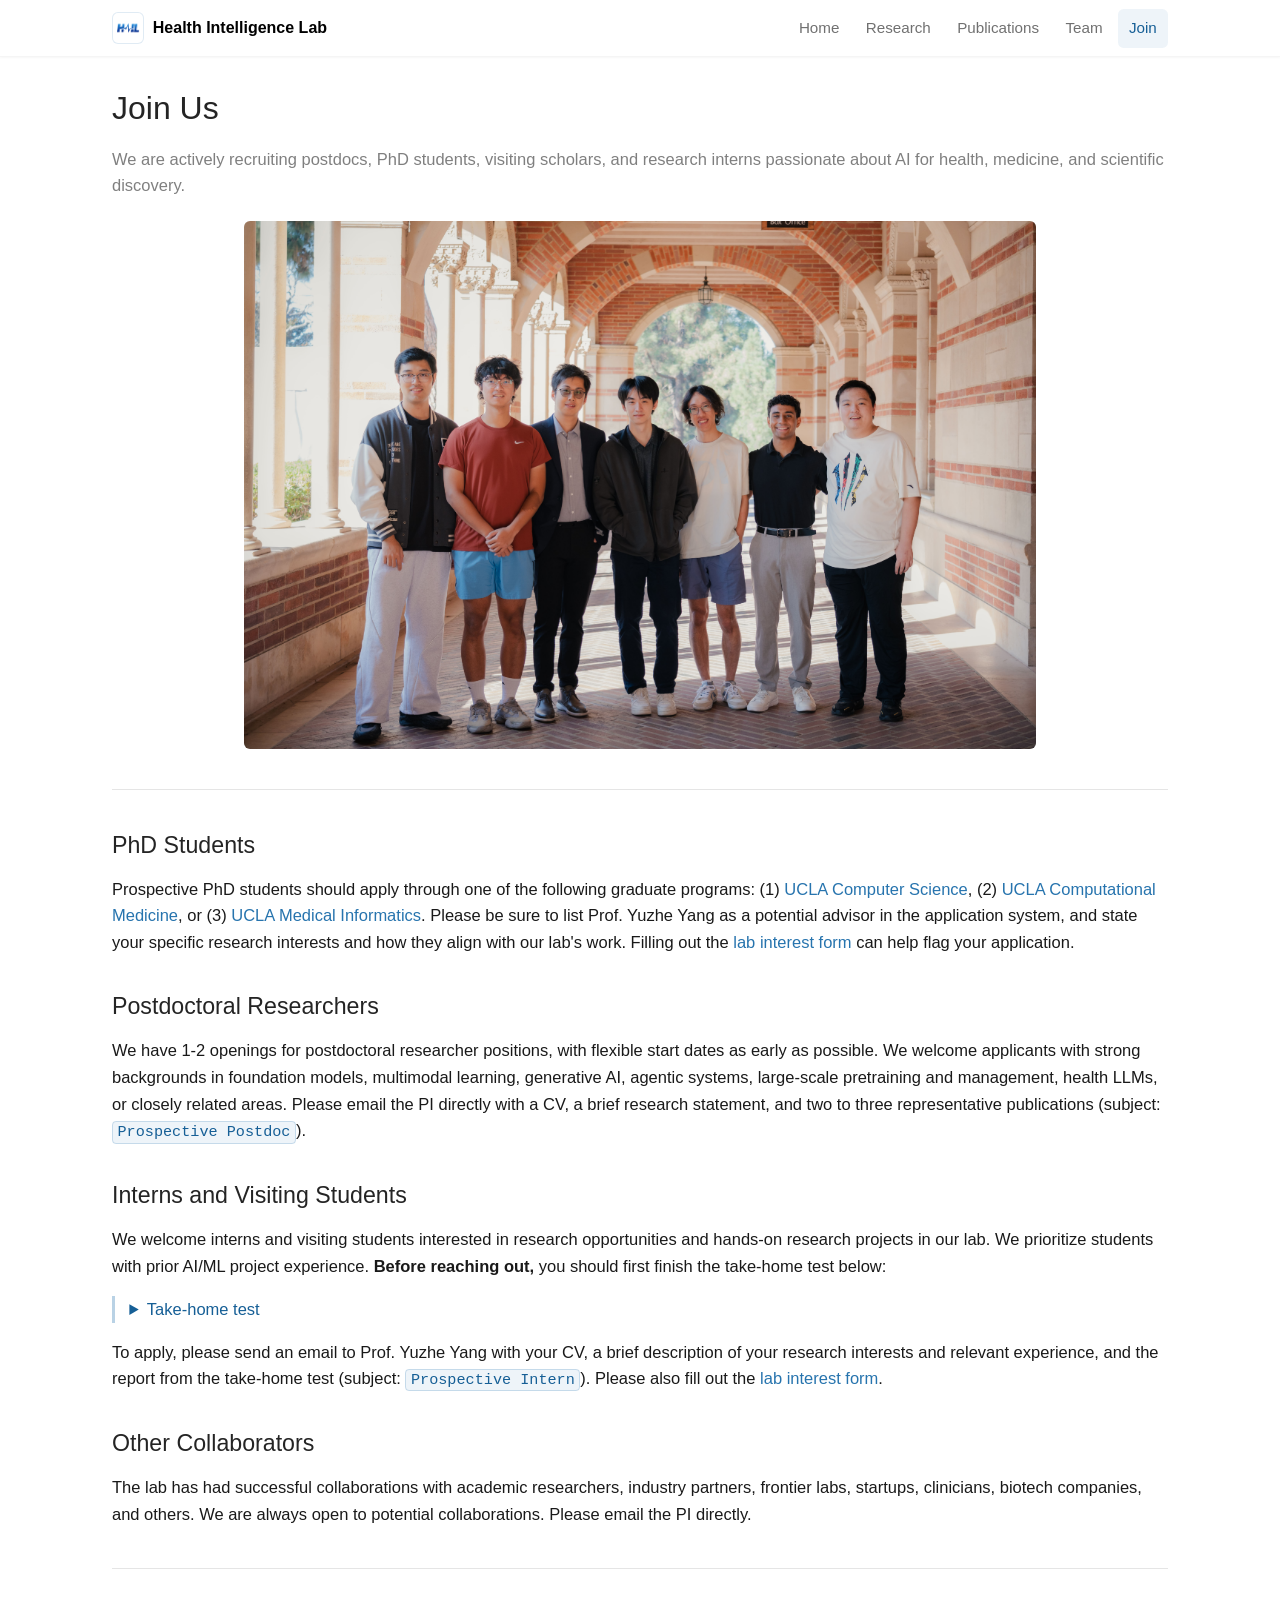
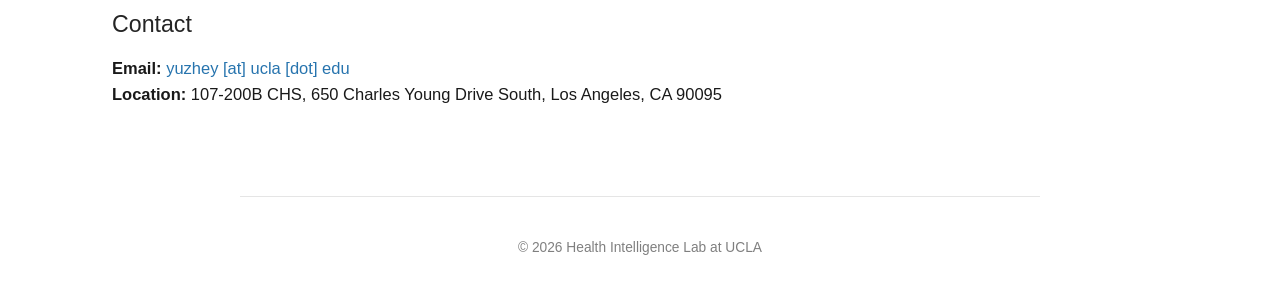
<file: join.html>
<!DOCTYPE html>
<html lang="en">
<head>
  <meta charset="UTF-8">
  <meta name="viewport" content="width=device-width, initial-scale=1.0">
  <title>Join - Health Intelligence Lab</title>
  <meta name="description" content="Health Intelligence Lab at UCLA advances scalable, multisensory, and generative AI for healthcare, medicine, and scientific discovery.">
  <link rel="icon" type="image/png" sizes="512x512" href="assets/img/favicon.png">
  <link rel="icon" type="image/png" sizes="192x192" href="assets/img/favicon-192.png">
  <link rel="apple-touch-icon" sizes="180x180" href="assets/img/apple-touch-icon.png">
  <meta property="og:type" content="website">
  <meta property="og:title" content="Health Intelligence Lab - UCLA">
  <meta property="og:description" content="Advancing scalable, multisensory, and generative AI for healthcare, medicine, and scientific discovery.">
  <meta property="og:url" content="https://yang-ai-lab.github.io/">
  <meta property="og:image" content="https://yang-ai-lab.github.io/assets/img/banner-social.jpg">
  <meta property="og:image:secure_url" content="https://yang-ai-lab.github.io/assets/img/banner-social.jpg">
  <meta property="og:image:width" content="2400">
  <meta property="og:image:height" content="1260">
  <meta name="twitter:card" content="summary_large_image">
  <meta name="twitter:title" content="Health Intelligence Lab - UCLA">
  <meta name="twitter:description" content="Advancing scalable, multisensory, and generative AI for healthcare, medicine, and scientific discovery.">
  <meta name="twitter:image" content="https://yang-ai-lab.github.io/assets/img/banner-social.jpg">
  <link rel="stylesheet" href="assets/css/styles.css">
</head>
<body>
  <div class="fixed-nav">
    <div class="navbar-wrapper">
      <div class="navbar-inner">
        <a href="index.html" class="brand">
          <img src="assets/img/logos/hail-gradient-blue.png" alt="" aria-hidden="true">
          <span>Health Intelligence Lab</span>
        </a>
        <button class="mobile-menu" data-menu-toggle aria-label="Toggle navigation">Menu</button>
        <nav class="nav-links">
          <a href="index.html">Home</a>
          <a href="research.html">Research</a>
          <a href="publications.html">Publications</a>
          <a href="team.html">Team</a>
          <a class="active" href="join.html">Join</a>
        </nav>
      </div>
    </div>
  </div>

  <main>
    <div class="content-wrapper">
      <h1>Join Us</h1>
      <p class="page-kicker">
        We are actively recruiting postdocs, PhD students, visiting scholars, and research interns
        passionate about AI for health, medicine, and scientific discovery.
      </p>

      <img class="join-banner" src="assets/img/banner.jpg" alt="Health Intelligence Lab banner">

      <hr class="section-divider">

      <section class="join-section">
        <h2>PhD Students</h2>
        <p>
          Prospective PhD students should apply through one of the following graduate programs:
          (1) <a href="https://www.cs.ucla.edu/graduate-admissions/" target="_blank" rel="noopener">UCLA Computer Science</a>,
          (2) <a href="https://compmed.ucla.edu/phd/admissions" target="_blank" rel="noopener">UCLA Computational Medicine</a>,
          or (3) <a href="https://medicalinformatics.ucla.edu/student/admissions/" target="_blank" rel="noopener">UCLA Medical Informatics</a>.
          Please be sure to list Prof. Yuzhe Yang as a potential advisor in the application system,
          and state your specific research interests and how they align with our lab's work. Filling out the
          <a href="https://forms.gle/3GLMc9mkHeZaHzAv8" target="_blank" rel="noopener">lab interest form</a>
          can help flag your application.
        </p>
      </section>

      <section class="join-section">
        <h2>Postdoctoral Researchers</h2>
        <p>
          We have 1-2 openings for postdoctoral researcher positions, with flexible start dates as early as possible. We welcome applicants with
          strong backgrounds in foundation models, multimodal learning, generative AI, agentic systems,
          large-scale pretraining and management, health LLMs, or closely related areas. Please email the PI directly with
          a CV, a brief research statement, and two to three representative publications
          (subject: <span class="email-subject">Prospective Postdoc</span>).
        </p>
      </section>

      <section class="join-section">
        <h2>Interns and Visiting Students</h2>
        <p>
          We welcome interns and visiting students interested in research opportunities and hands-on
          research projects in our lab. We prioritize students with prior AI/ML project experience.
          <strong>Before reaching out,</strong> you should first finish the take-home test below:
        </p>
        <details class="take-home-test">
          <summary>Take-home test</summary>
          <p>
            Please read the <a href="http://dir.csail.mit.edu/" target="_blank" rel="noopener">Deep Imbalanced Regression (DIR)</a>
            paper first. In this take-home test, try to adapt the
            <a href="https://dir.csail.mit.edu/" target="_blank" rel="noopener">DIR code</a>
            to the <a href="https://cs.valdosta.edu/~rpmihail/skyfinder/" target="_blank" rel="noopener">SkyFinder dataset</a>
            for temperature prediction and see what results you can get. Think of this as an open-ended
            problem: you can formulate your own task, process the dataset in any way you want, and run the experiments.
          </p>
          <p>
            You are expected to write a small report based on your findings, lessons learned, and how one
            could improve upon it. Feel free to share anything related to code, experiments, and analysis.
          </p>
        </details>
        <p>
          To apply, please send an email to Prof. Yuzhe Yang with your CV, a brief description of your
          research interests and relevant experience, and the report from the take-home test
          (subject: <span class="email-subject">Prospective Intern</span>). Please also fill out the
          <a href="https://forms.gle/3GLMc9mkHeZaHzAv8" target="_blank" rel="noopener">lab interest form</a>.
        </p>
      </section>

      <section class="join-section">
        <h2>Other Collaborators</h2>
        <p>
          The lab has had successful collaborations with academic researchers, industry partners,
          frontier labs, startups, clinicians, biotech companies, and others. We are always open
          to potential collaborations. Please email the PI directly.
        </p>
      </section>

      <hr class="section-divider">

      <section class="join-section">
        <h2>Contact</h2>
        <p>
          <strong>Email:</strong> <span class="contact-email">yuzhey [at] ucla [dot] edu</span><br>
          <strong>Location:</strong> 107-200B CHS, 650 Charles Young Drive South, Los Angeles, CA 90095
        </p>
      </section>
    </div>
  </main>

  <footer>
    <hr class="dashed">
    <p class="copyright">&copy; 2026 Health Intelligence Lab at UCLA</p>
  </footer>

  <script src="assets/js/main.js"></script>
</body>
</html>
</file>
<file: assets/css/styles.css>
@font-face {
  font-family: "Roboto Local";
  font-style: normal;
  font-weight: 100;
  src: url("../fonts/roboto-v30-latin-100.woff2") format("woff2");
}

@font-face {
  font-family: "Roboto Local";
  font-style: normal;
  font-weight: 300;
  src: url("../fonts/roboto-v30-latin-300.woff2") format("woff2");
}

@font-face {
  font-family: "Roboto Local";
  font-style: normal;
  font-weight: 400;
  src: url("../fonts/roboto-v30-latin-regular.woff2") format("woff2");
}

@font-face {
  font-family: "Roboto Local";
  font-style: normal;
  font-weight: 500;
  src: url("../fonts/roboto-v30-latin-500.woff2") format("woff2");
}

@font-face {
  font-family: "Roboto Local";
  font-style: normal;
  font-weight: 700;
  src: url("../fonts/roboto-v30-latin-700.woff2") format("woff2");
}

@font-face {
  font-family: "Open Sans Local";
  font-style: normal;
  font-weight: 400;
  src: url("../fonts/open-sans-v35-latin-regular.woff2") format("woff2");
}

@font-face {
  font-family: "Open Sans Local";
  font-style: normal;
  font-weight: 600;
  src: url("../fonts/open-sans-v35-latin-600.woff2") format("woff2");
}

@font-face {
  font-family: "Open Sans Local";
  font-style: normal;
  font-weight: 700;
  src: url("../fonts/open-sans-v35-latin-700.woff2") format("woff2");
}

:root {
  --hue: 246deg;
  --page-width: 68rem;
  --page-bg: #fff;
  --paper: #fff;
  --ink: rgba(0, 0, 0, .9);
  --muted: rgba(0, 0, 0, .5);
  --faint: rgba(0, 0, 0, .1);
  --ucla-blue: #2774ae;
  --ucla-blue-dark: #165f96;
  --ucla-gold: #ffd100;
  --blue: var(--ucla-blue);
  --red: #b42318;
  --nav-bg: rgba(255, 255, 255, .9);
  --shadow: 0 16px 38px rgba(22, 95, 150, .12);
  --body-font: Helvetica, "Helvetica Neue", Arial, sans-serif;
}

* {
  box-sizing: border-box;
}

html,
body {
  margin: 0;
  overflow-x: hidden;
  padding: 0;
}

html {
  scroll-behavior: smooth;
}

body {
  background: var(--page-bg);
  color: var(--ink);
  font-family: var(--body-font);
  font-size: 16.5px;
  font-weight: 300;
  line-height: 1.62;
  -webkit-font-smoothing: antialiased;
}

a {
  color: var(--blue);
  text-decoration: none;
  transition: color .15s ease;
}

a:hover {
  color: var(--red);
}

img {
  display: block;
  max-width: 100%;
}

h1,
h2,
h3 {
  color: rgba(0, 0, 0, .86);
  line-height: 1.3;
  font-weight: 500;
}

h1 {
  font-size: 2rem;
  margin: 0 0 1rem;
}

h2 {
  font-size: 1.45rem;
  margin: 2.2rem 0 1rem;
}

h3 {
  font-size: 1.05rem;
  margin: 0 0 .4rem;
}

p {
  margin: 0 0 1rem;
}

.fixed-nav {
  left: 0;
  position: fixed;
  right: 0;
  top: 0;
  z-index: 20;
}

.navbar-wrapper {
  backdrop-filter: blur(10px) saturate(145%);
  -webkit-backdrop-filter: blur(10px) saturate(145%);
  background: var(--nav-bg);
  border-bottom: 1px solid rgba(0, 0, 0, .04);
  box-shadow: 0 1px 2px rgba(0, 0, 0, .035);
}

.navbar-inner {
  align-items: center;
  display: flex;
  height: 3.5rem;
  justify-content: space-between;
  margin: 0 auto;
  max-width: var(--page-width);
  padding: 0 1rem;
}

.brand {
  align-items: center;
  color: #000;
  display: inline-flex;
  font-size: 1rem;
  font-weight: 600;
  gap: .55rem;
  min-width: 0;
}

.brand:hover {
  color: #000;
}

.brand img {
  background: #fff;
  border: 1px solid rgba(39, 116, 174, .14);
  border-radius: 6px;
  height: 2rem;
  object-fit: contain;
  padding: .18rem;
  width: 2rem;
}

.nav-links {
  display: flex;
  gap: .25rem;
}

.nav-links a {
  border-radius: .35rem;
  color: rgba(0, 0, 0, .56);
  font-size: .95rem;
  font-weight: 400;
  padding: .45rem .7rem;
}

.nav-links a:hover,
.nav-links a.active {
  background: rgba(39, 116, 174, .08);
  color: var(--ucla-blue-dark);
}

.mobile-menu {
  background: transparent;
  border: 0;
  color: rgba(0, 0, 0, .75);
  cursor: pointer;
  display: none;
  font: inherit;
  padding: .45rem .6rem;
}

main {
  padding-top: 3.5rem;
}

.content-wrapper {
  animation: fade-in-up .45s both;
  margin: 0 auto;
  max-width: var(--page-width);
  padding: 2rem 1rem 1rem;
}

@keyframes fade-in-up {
  from {
    opacity: 0;
    transform: translateY(10px);
  }

  to {
    opacity: 1;
    transform: none;
  }
}

.section-divider {
  border: 0;
  border-top: 1px solid rgba(0, 0, 0, .1);
  margin: 2.5rem 0;
}

.hero {
  display: grid;
  gap: 2rem;
  grid-template-columns: minmax(0, 1.05fr) minmax(280px, .95fr);
  margin-bottom: 2rem;
}

.hero-copy {
  align-self: center;
}

.eyebrow {
  color: var(--muted);
  font-size: .88rem;
  margin-bottom: .5rem;
}

.hero-copy h1 {
  font-size: 2.25rem;
  margin-bottom: .85rem;
}

.hero-copy p {
  color: rgba(0, 0, 0, .74);
}

.hero-actions {
  display: flex;
  flex-wrap: wrap;
  gap: .8rem;
  margin-top: 1.25rem;
}

.text-link {
  background: #fff;
  border: 1px solid rgba(39, 116, 174, .22);
  border-radius: 999px;
  color: var(--ucla-blue-dark);
  display: inline-flex;
  font-size: .95rem;
  font-weight: 500;
  justify-content: center;
  padding: .38rem 1.05rem;
  transition: background-color .2s ease, border-color .2s ease, color .2s ease;
}

.text-link:hover {
  background: rgba(39, 116, 174, .06);
  border-color: rgba(39, 116, 174, .38);
  color: var(--ucla-blue);
}

.teaser {
  background: var(--paper);
  border: 1px solid var(--faint);
  border-radius: 6px;
  box-shadow: var(--shadow);
  overflow: hidden;
}

.teaser-frame {
  aspect-ratio: 16 / 10;
  background: #f3f4f6;
  position: relative;
}

.teaser-slide {
  inset: 0;
  opacity: 0;
  position: absolute;
  transition: opacity .45s ease;
}

.teaser-slide.active {
  opacity: 1;
}

.teaser-slide img {
  height: 100%;
  object-fit: cover;
  width: 100%;
}

.teaser-caption {
  display: flex;
  gap: 1rem;
  justify-content: space-between;
  padding: .9rem 1rem;
}

.teaser-title {
  color: var(--blue);
  font-weight: 700;
  margin: 0;
}

.teaser-meta {
  color: var(--muted);
  font-size: .84rem;
  margin: .15rem 0 0;
}

.teaser-controls {
  align-items: center;
  display: flex;
  gap: .4rem;
}

.icon-btn {
  align-items: center;
  background: #f6f7f9;
  border: 1px solid rgba(0, 0, 0, .08);
  border-radius: 5px;
  color: rgba(0, 0, 0, .72);
  cursor: pointer;
  display: inline-flex;
  height: 2rem;
  justify-content: center;
  width: 2rem;
}

.icon-btn:hover {
  border-color: rgba(220, 38, 38, .28);
  color: var(--red);
}

.vision-grid {
  display: grid;
  gap: 1.4rem;
  grid-template-columns: minmax(0, .95fr) minmax(0, 1.05fr);
}

.theme-list {
  display: grid;
  gap: .75rem;
  grid-template-columns: 1fr;
  margin: .3rem 0 0;
}

.theme-item {
  border-left: 3px solid rgba(29, 78, 216, .38);
  padding: .15rem 0 .2rem .9rem;
}

.theme-item strong {
  display: block;
}

.theme-item span {
  color: rgba(0, 0, 0, .68);
}

.news-section ul {
  list-style: none;
  margin: 0;
  padding-left: 0;
}

.news-section li {
  line-height: 1.52;
  margin-bottom: .32rem;
  padding-left: 6.8rem;
  position: relative;
}

.news-section li.is-hidden {
  display: none;
}

.news-section li > strong:first-child {
  color: rgba(0, 0, 0, .3);
  font-weight: 400;
  left: 0;
  position: absolute;
  text-align: right;
  width: 5.2rem;
}

.show-more-button {
  appearance: none;
  background: #fff;
  border: 1px solid rgba(39, 116, 174, .22);
  border-radius: 999px;
  color: var(--ucla-blue-dark);
  cursor: pointer;
  display: flex;
  font: inherit;
  font-size: .95rem;
  font-weight: 500;
  justify-content: center;
  margin: .85rem auto 0;
  padding: .38rem 1.05rem;
  transition: background-color .2s ease, border-color .2s ease, color .2s ease;
}

.show-more-button:hover {
  background: rgba(39, 116, 174, .06);
  border-color: rgba(39, 116, 174, .38);
  color: var(--ucla-blue);
}

.show-more-button[hidden] {
  display: none;
}

.highlights-grid,
.research-grid {
  display: grid;
  gap: 1.2rem;
  grid-template-columns: repeat(3, minmax(0, 1fr));
}

.highlight-card,
.research-card {
  background: var(--paper);
  border: 1px solid var(--faint);
  border-radius: 6px;
  color: inherit;
  display: block;
  overflow: hidden;
  transition: box-shadow .2s ease, transform .2s ease;
}

.highlight-card:hover,
.research-card:hover {
  box-shadow: var(--shadow);
  color: inherit;
  transform: translateY(-2px);
}

.highlight-thumb,
.research-thumb {
  aspect-ratio: 16 / 9;
  background: #f3f4f6;
  overflow: hidden;
}

.highlight-thumb img,
.research-thumb img {
  height: 100%;
  object-fit: cover;
  width: 100%;
}

.highlight-body,
.research-body {
  padding: .9rem 1rem 1rem;
}

.highlight-body h3,
.research-body h3 {
  color: var(--blue);
  font-size: 1rem;
  font-weight: 700;
}

.highlight-card:hover h3,
.research-card:hover h3 {
  color: var(--red);
}

.venue,
.card-note {
  color: var(--muted);
  font-size: .86rem;
  margin: 0;
}

.page-kicker {
  color: var(--muted);
  max-width: none;
}

.research-overview-grid {
  display: grid;
  gap: 1.5rem 1.6rem;
  grid-template-columns: repeat(2, minmax(0, 1fr));
}

.overview-card {
  border-left: 4px solid rgba(39, 116, 174, .42);
  padding: .12rem 0 .2rem 1rem;
}

.overview-card h3 {
  font-size: 1.04rem;
  font-weight: 700;
  line-height: 1.3;
  margin-bottom: .35rem;
}

.overview-card h3 a {
  color: var(--blue);
}

.overview-card p {
  color: rgba(0, 0, 0, .68);
  font-size: .95rem;
  line-height: 1.45;
  margin: 0;
}

.research-direction {
  background: rgba(0, 0, 0, .025);
  border-radius: 6px;
  margin-top: 1.6rem;
  padding: 1.25rem;
  scroll-margin-top: 4.5rem;
}

.research-direction:first-of-type {
  margin-top: 1.2rem;
}

.direction-header {
  margin-bottom: .95rem;
}

.direction-header h3 {
  color: var(--blue);
  font-size: 1.18rem;
  font-weight: 700;
  line-height: 1.28;
  margin-bottom: .35rem;
}

.direction-header p {
  color: rgba(0, 0, 0, .72);
  line-height: 1.52;
  margin: 0;
  max-width: none;
}

.project-highlight-grid {
  display: grid;
  gap: 1rem 1.15rem;
  grid-template-columns: repeat(2, minmax(0, 1fr));
}

.project-card {
  background: var(--paper);
  border: 1px solid var(--faint);
  border-radius: 6px;
  display: grid;
  gap: .85rem;
  grid-template-columns: 5.8rem minmax(0, 1fr);
  min-width: 0;
  overflow: hidden;
  padding: .62rem;
  transition: box-shadow .2s ease, transform .2s ease;
}

.project-card:hover {
  box-shadow: var(--shadow);
  transform: translateY(-2px);
}

.project-thumb {
  aspect-ratio: 1 / 1;
  background: #f3f4f6;
  border-radius: 4px;
  display: block;
  height: 5.8rem;
  overflow: hidden;
  width: 5.8rem;
}

.project-thumb img {
  height: 100%;
  object-fit: cover;
  width: 100%;
}

.project-body {
  display: flex;
  flex: 1;
  flex-direction: column;
  min-width: 0;
  padding: .1rem .2rem .1rem .15rem;
}

.project-body h4 {
  color: #111827;
  font-size: .9rem;
  font-weight: 700;
  line-height: 1.28;
  margin: 0 0 .28rem;
}

.project-body p {
  color: rgba(0, 0, 0, .62);
  font-size: .8rem;
  line-height: 1.35;
  margin: 0 0 .5rem;
}

.project-link {
  align-items: center;
  border: 1px solid rgba(39, 116, 174, .26);
  border-radius: 4px;
  color: var(--blue);
  display: inline-flex;
  font-size: .76rem;
  font-weight: 400;
  margin-top: auto;
  padding: .18rem .56rem;
  width: fit-content;
}

.project-link:hover {
  border-color: rgba(39, 116, 174, .42);
  color: var(--blue);
  opacity: .72;
}

.filter-bar {
  display: flex;
  flex-wrap: wrap;
  gap: .5rem;
  margin: 1.5rem 0 2rem;
}

.filter-btn {
  background: #fff;
  border: 1px solid rgba(39, 116, 174, .45);
  border-radius: 5px;
  color: rgba(0, 0, 0, .75);
  cursor: pointer;
  font: inherit;
  font-size: .88rem;
  font-weight: 400;
  padding: .45rem .7rem;
}

.filter-btn.active,
.filter-btn:hover {
  border-color: var(--ucla-blue-dark);
  color: var(--ucla-blue-dark);
}

.filter-btn.active {
  background: var(--ucla-blue-dark);
  border-color: var(--ucla-blue-dark);
  color: #fff;
}

.year-block {
  border-top: 1px solid rgba(0, 0, 0, .1);
}

.year-block + .year-block {
  margin-top: 1rem;
}

.year-heading {
  color: rgba(0, 0, 0, .45);
  font-size: 1.65rem;
  font-weight: 700;
  margin: .75rem 0 .4rem;
  text-align: left;
}

.pub-list {
  display: grid;
  gap: 1.1rem;
}

.pub-card {
  background: var(--paper);
  border-radius: 6px;
  overflow: hidden;
}

.pub-venue-banner {
  align-items: center;
  background: var(--blue);
  border-radius: 4px;
  color: #fff;
  display: flex;
  font-size: .74rem;
  font-weight: 600;
  justify-content: center;
  letter-spacing: 0;
  line-height: 1;
  height: 1.22rem;
  padding: 0 .42rem;
  text-align: center;
  width: 100%;
}

.pub-body {
  align-items: start;
  display: grid;
  gap: 1rem;
  grid-template-columns: 180px minmax(0, 1fr);
  padding: .9rem;
}

.pub-media {
  display: flex;
  flex-direction: column;
  gap: .38rem;
}

.pub-figure {
  background: #f3f4f6;
  border-radius: 6px;
  box-shadow: 0 8px 20px rgba(0, 0, 0, .16);
  display: block;
  overflow: hidden;
}

.pub-body > div:not(.pub-media) {
  min-width: 0;
}

.pub-figure img {
  display: block;
  height: auto;
  max-height: 15rem;
  object-fit: contain;
  width: 100%;
}

.pub-title {
  color: var(--blue);
  display: block;
  font-size: 1.05rem;
  font-weight: 700;
  line-height: 1.45;
  margin-bottom: .35rem;
}

.pub-title:hover {
  color: var(--red);
}

.pub-authors {
  color: rgba(0, 0, 0, .78);
  font-size: .88rem;
  margin-bottom: .4rem;
}

.pub-authors sup {
  font-size: .7em;
  line-height: 0;
  vertical-align: super;
}

.lab-member {
  border-bottom: 1px solid rgba(0, 0, 0, .65);
  font-weight: inherit;
}

.pub-meta {
  color: rgba(30, 58, 138, .8);
  display: block;
  font-size: .82rem;
  font-weight: 400;
}

.pub-meta .pub-venue {
  color: rgba(0, 0, 0, .78);
  display: block;
  font-size: .92rem;
  font-weight: 400;
  margin-bottom: .55rem;
}

.pub-meta .pub-venue em {
  font-style: italic;
}

.pub-meta .venue-name {
  font-weight: 600;
}

.pub-achievement {
  color: var(--red);
  display: block;
  font-size: .88rem;
  font-style: normal;
  font-weight: 500;
  margin: -.28rem 0 .55rem;
}

.pub-links {
  display: flex;
  flex-wrap: wrap;
  gap: .52rem .85rem;
}

.pub-links a {
  align-items: center;
  border: 1px solid rgba(39, 116, 174, .28);
  border-radius: 4px;
  color: var(--blue);
  display: inline-flex;
  gap: .22rem;
  font-size: .76rem;
  font-weight: 300;
  line-height: 1.25;
  padding: .2rem .48rem;
  transition: background-color .2s ease, border-color .2s ease, color .2s ease;
}

.pub-links a:hover {
  background: rgba(39, 116, 174, .06);
  border-color: rgba(39, 116, 174, .45);
  color: var(--ucla-blue-dark);
}

.pub-links a::before {
  display: inline-block;
  font-size: .95rem;
  line-height: 1;
}

.pub-link-paper::before {
  content: "📄";
}

.pub-link-project::before {
  content: "🌐";
}

.pub-link-code::before {
  content: "💻";
}

.pub-link-talk::before {
  content: "🎬";
}

.pub-link-blog::before {
  content: "📝";
}

.pub-link-news::before {
  content: "📣";
}

.pub-link-model::before {
  content: "🤗";
}

.member-section {
  margin-bottom: 2.8rem;
}

.role {
  color: var(--muted);
}

.inline-links {
  display: flex;
  flex-wrap: wrap;
  gap: .75rem;
  font-size: .9rem;
}

.member-grid {
  display: grid;
  gap: 1.3rem;
  grid-template-columns: repeat(auto-fill, 180px);
  justify-content: start;
}

.member-card {
  color: inherit;
  display: block;
  width: 180px;
}

.member-profile {
  color: inherit;
  display: block;
}

a.member-card:hover,
.member-profile:hover {
  color: inherit;
}

a.member-card:hover h3,
.member-profile:hover h3 {
  color: var(--ucla-blue);
}

.member-photo {
  aspect-ratio: 1 / 1;
  background: #f3f4f6;
  border-radius: 4px;
  margin: 0 auto;
  overflow: hidden;
  width: 160px;
}

.member-photo img {
  height: 100%;
  object-fit: cover;
  width: 100%;
}

.member-card h3 {
  color: var(--blue);
  font-size: 1.08rem;
  font-weight: 500;
  margin: .7rem 0 .1rem;
  text-align: center;
}

.member-card .role {
  font-size: .92rem;
  margin: 0;
  text-align: center;
}

.member-card .member-award {
  color: rgba(239, 63, 100, .8);
  font-size: .88rem;
  font-weight: inherit;
  margin: .15rem 0 0;
  text-align: center;
}

.member-grid-empty {
  display: block;
}

.team-placeholder,
.alumni-list {
  color: var(--muted);
  font-size: .95rem;
  margin: 0;
}

.alumni-list {
  padding-left: 1.2rem;
}

.alumni-list li {
  margin-bottom: .4rem;
}

.alumni-list a,
.alumni-list .alumni-name {
  color: var(--blue);
  font-weight: 500;
}

.sponsor-grid {
  margin-top: 1.25rem;
}

.sponsor-row {
  align-items: center;
  display: flex;
  flex-wrap: wrap;
  gap: 2.35rem;
  justify-content: flex-start;
}

.sponsor-card {
  align-items: center;
  display: flex;
  justify-content: center;
  min-height: 5.5rem;
  text-align: center;
  width: auto;
}

.sponsor-card img {
  display: block;
  height: auto;
  max-height: 4.8rem;
  max-width: 12rem;
  object-fit: contain;
}

.sponsor-card-nih {
  margin-right: .65rem;
}

.sponsor-card-biswas,
.sponsor-card-nvidia {
  margin-right: .8rem;
}

.sponsor-card-nsf img {
  max-width: 13rem;
}

.sponsor-card-amazon img {
  max-width: 8.8rem;
}

.sponsor-card-anthropic img {
  max-width: 8.6rem;
}

.sponsor-card-medium img {
  max-height: 3.6rem;
  max-width: 8.5rem;
}

.sponsor-card-openai img {
  max-height: 2.9rem;
  max-width: 7.8rem;
}

.sponsor-card-nvidia img {
  max-height: 4.4rem;
  max-width: 7.2rem;
}

.sponsor-intro {
  color: rgba(0, 0, 0, .82);
  font-size: 1.05rem;
  font-weight: 350;
  margin: 0;
}

.join-section {
  margin-bottom: 2rem;
}

.email-subject {
  background: rgba(39, 116, 174, .08);
  border: 1px solid rgba(39, 116, 174, .2);
  border-radius: 4px;
  color: var(--ucla-blue-dark);
  font-family: "SFMono-Regular", Consolas, "Liberation Mono", monospace;
  font-size: .92em;
  padding: .08rem .28rem;
}

.contact-email {
  color: var(--blue);
}

.take-home-test {
  border-left: 3px solid rgba(39, 116, 174, .32);
  margin: .85rem 0 1rem;
  padding-left: .9rem;
}

.take-home-test summary {
  color: var(--ucla-blue-dark);
  cursor: pointer;
  font-weight: 500;
}

.take-home-test p {
  margin: .75rem 0 0;
}

.join-banner {
  border-radius: 6px;
  height: auto;
  margin: 1.35rem auto 1.6rem;
  width: 75%;
}

.lab-identity {
  margin: 0 auto;
  max-width: var(--page-width);
  padding: 3rem 1rem 1.15rem;
  text-align: center;
  width: 100%;
}

.identity-lockup {
  align-items: center;
  display: flex;
  gap: 0;
  justify-content: center;
  margin: 0 auto .8rem;
  white-space: nowrap;
}

.ucla-wordmark {
  height: 3.35rem;
  margin-right: .8rem;
  max-width: 12.8rem;
  object-fit: contain;
}

.hail-mark {
  height: 3.35rem;
  margin-right: 1.8rem;
  object-fit: contain;
  width: auto;
}

.lab-identity h1 {
  color: #111827;
  font-size: clamp(2rem, 4.5vw, 3.05rem);
  font-weight: 700;
  margin: 0;
  overflow-wrap: anywhere;
}

.lab-tagline {
  color: rgba(0, 0, 0, .36);
  font-size: 1.03rem;
  font-weight: 400;
  margin: 0 auto;
  max-width: 48rem;
}

.social-links {
  align-items: center;
  display: flex;
  flex-wrap: wrap;
  gap: .85rem;
  justify-content: center;
}

.social-links {
  margin-top: 1rem;
  padding: 0 .75rem;
  gap: 1rem;
}

.social-links a {
  align-items: center;
  color: rgba(0, 0, 0, .64);
  display: inline-flex;
  font-weight: 400;
  height: 1.65rem;
  justify-content: center;
  width: 1.65rem;
}

.social-links img {
  height: 1.35rem;
  object-fit: contain;
  width: 1.35rem;
}

.emoji-icon {
  display: inline-block;
  font-family: "Apple Color Emoji", "Segoe UI Emoji", "Noto Color Emoji", sans-serif;
  font-size: 1.38rem;
  line-height: 1;
}

.social-links a:hover {
  opacity: .72;
  color: var(--ucla-blue-dark);
}

.carousel-band {
  margin: .95rem auto 3rem;
  max-width: 58rem;
  position: relative;
  width: calc(100% - 2rem);
}

.carousel-shell {
  background: #fff;
  border: 1px solid rgba(39, 116, 174, .12);
  border-radius: 8px;
  box-shadow: var(--shadow);
  height: 485px;
  overflow: hidden;
  position: relative;
}

.carousel-shell .teaser-slide {
  align-items: center;
  color: inherit;
  display: grid;
  gap: 2rem;
  grid-template-columns: minmax(0, 1.15fr) minmax(18rem, .85fr);
  inset: 0;
  margin: 0 auto;
  opacity: 0;
  padding: 2rem 4rem;
  pointer-events: none;
  position: absolute;
  transition: opacity .45s ease, visibility .45s ease;
  visibility: hidden;
  width: 100%;
}

.carousel-shell .teaser-slide.active {
  opacity: 1;
  pointer-events: auto;
  visibility: visible;
}

.carousel-shell .teaser-slide:hover {
  color: inherit;
}

.teaser-media {
  align-self: stretch;
  background: #eef4f9;
  border: 1px solid rgba(39, 116, 174, .12);
  border-radius: 6px;
  margin-block: 1rem;
  min-height: 0;
  overflow: hidden;
}

.teaser-media img {
  height: 100%;
  object-fit: cover;
  width: 100%;
}

.teaser-copy {
  min-width: 0;
  padding-right: .75rem;
}

.teaser-kicker {
  color: var(--ucla-blue-dark);
  font-size: .85rem;
  font-weight: 300;
  margin-bottom: .45rem;
}

.teaser-copy h2 {
  color: #111827;
  font-size: 1.7rem;
  font-weight: 400;
  margin: 0 0 .85rem;
  overflow-wrap: anywhere;
}

.teaser-copy p {
  color: rgba(0, 0, 0, .46);
  font-size: 1rem;
  font-weight: 300;
}

.learn-more {
  border: 1px solid rgba(39, 116, 174, .32);
  border-radius: 4px;
  color: var(--ucla-blue-dark);
  display: inline-flex;
  font-size: .95rem;
  font-weight: 500;
  margin-top: .35rem;
  padding: .34rem .62rem;
  transition: background .2s ease, border-color .2s ease, color .2s ease;
}

.learn-more:hover {
  background: rgba(39, 116, 174, .08);
  border-color: rgba(39, 116, 174, .56);
  color: var(--ucla-blue-dark);
}

.carousel-arrow {
  align-items: center;
  background: #fff;
  border: 1px solid rgba(0, 0, 0, .13);
  border-radius: 50%;
  box-shadow: 0 7px 18px rgba(0, 0, 0, .12);
  color: var(--ucla-blue);
  cursor: pointer;
  display: inline-flex;
  font: inherit;
  font-size: 1.25rem;
  font-weight: 300;
  height: 2.6rem;
  justify-content: center;
  line-height: 1;
  padding: 0;
  position: absolute;
  top: 50%;
  transform: translateY(-50%);
  width: 2.55rem;
  z-index: 3;
}

.carousel-arrow .arrow-glyph {
  display: inline-block;
  line-height: 1;
  position: relative;
  top: -.1em;
  transform: scaleY(1.5);
  transform-origin: center;
}

.carousel-arrow:hover {
  background: #fff;
  color: var(--ucla-blue-dark);
}

.carousel-arrow-prev {
  left: 1rem;
}

.carousel-arrow-next {
  right: 1rem;
}

.carousel-dots {
  align-items: center;
  bottom: 1.05rem;
  display: flex;
  gap: .45rem;
  justify-content: center;
  left: 0;
  position: absolute;
  right: 0;
  z-index: 4;
}

.carousel-dots button {
  background: rgba(39, 116, 174, .28);
  border: 0;
  border-radius: 999px;
  cursor: pointer;
  height: .48rem;
  padding: 0;
  width: .48rem;
}

.carousel-dots button.active {
  background: var(--ucla-blue);
}

.home-content {
  padding-top: 0;
}

.intro-sentence {
  color: rgba(0, 0, 0, .9);
  font-size: 1.08rem;
  font-weight: 350;
  line-height: 1.55;
  margin: 0 0 1.2rem;
  max-width: none;
}

.vision-list {
  color: rgba(0, 0, 0, .9);
  font-weight: 350;
  line-height: 1.46;
  list-style: none;
  margin: 0 0 2.15rem;
  padding: 0;
}

.vision-list li {
  margin-bottom: .34rem;
}

.home-content section {
  margin-top: 2.35rem;
}

.home-content h2 {
  color: #111827;
  font-size: 1.45rem;
  font-weight: 700;
  margin: 0 0 1rem;
}

.four-up {
  gap: 1.45rem;
  grid-template-columns: repeat(3, minmax(0, 1fr));
  margin: 1.25rem auto 0;
  max-width: 61.5rem;
  padding: 0 1.15rem;
}

.four-up .highlight-body h3 {
  font-size: .92rem;
  line-height: 1.35;
}

.home-link-row {
  display: flex;
  flex-wrap: wrap;
  gap: 3.35rem;
  justify-content: center;
  margin-top: 1.95rem;
}

footer {
  margin: 2.5rem auto 3rem;
  max-width: var(--page-width);
  padding: 0 1rem;
}

hr.dashed {
  border: 0;
  border-top: 1px solid rgba(0, 0, 0, .1);
  margin: 2.5rem 8rem;
}

.copyright {
  color: rgba(0, 0, 0, .5);
  font-size: .86rem;
  margin: 0;
  text-align: center;
}

@media (max-width: 900px) {
  .hero,
  .vision-grid {
    grid-template-columns: 1fr;
  }

  .carousel-shell {
    height: 630px;
    min-height: 0;
  }

  .carousel-shell .teaser-slide {
    grid-template-columns: 1fr;
    grid-template-rows: 18rem auto;
    padding: 1.5rem 3.25rem 2rem;
  }

  .teaser-copy {
    padding-right: 0;
  }

  .highlights-grid,
  .research-grid {
    grid-template-columns: repeat(2, minmax(0, 1fr));
  }

  .research-overview-grid {
    grid-template-columns: repeat(2, minmax(0, 1fr));
  }

  .project-highlight-grid {
    grid-template-columns: repeat(2, minmax(0, 1fr));
  }

  .member-grid {
    grid-template-columns: repeat(auto-fill, 180px);
  }

  .pub-body {
    grid-template-columns: 140px minmax(0, 1fr);
  }
}

@media (max-width: 680px) {
  .navbar-inner {
    align-items: flex-start;
    height: auto;
    min-height: 3.5rem;
    padding: .9rem 1rem;
  }

  .brand {
    max-width: calc(100% - 4.8rem);
  }

  .brand span {
    overflow: hidden;
    text-overflow: ellipsis;
    white-space: nowrap;
  }

  .mobile-menu {
    display: block;
  }

  .nav-links {
    background: var(--nav-bg);
    display: none;
    flex-direction: column;
    left: 0;
    padding: .5rem 1rem 1rem;
    position: absolute;
    right: 0;
    top: 3.5rem;
  }

  .nav-links.open {
    display: flex;
  }

  .hero-copy h1 {
    font-size: 1.8rem;
  }

  .lab-identity {
    padding: 2rem .75rem 1.4rem;
  }

  .identity-lockup {
    gap: 0;
  }

  .ucla-wordmark {
    height: 1.6rem;
    margin-right: .2rem;
    max-width: 6rem;
  }

  .hail-mark {
    height: 1.6rem;
    margin-right: .55rem;
    width: auto;
  }

  .lab-identity h1 {
    font-size: clamp(.86rem, 3.25vw, 1rem);
    line-height: 1.12;
    margin: 0;
    max-width: none;
  }

  .lab-tagline {
    font-size: .95rem;
    max-width: 20rem;
  }

  .social-links {
    gap: .55rem .7rem;
    max-width: 22rem;
    padding: 0 .4rem;
  }

  .social-links a {
    height: 1.65rem;
    width: 1.65rem;
  }

  .social-links img {
    height: 1.32rem;
    width: 1.32rem;
  }

  .emoji-icon {
    font-size: 1.34rem;
  }

  .carousel-band {
    margin-bottom: 2rem;
  }

  .carousel-shell {
    height: 610px;
    min-height: 0;
  }

  .carousel-shell .teaser-slide {
    grid-template-rows: 14rem auto;
    padding: 1rem 2.35rem 2.2rem;
  }

  .teaser-copy,
  .teaser-copy h2,
  .teaser-copy p,
  .intro-sentence,
  .vision-list {
    max-width: 22rem;
  }

  .carousel-arrow {
    font-size: 1.08rem;
    height: 2.35rem;
    top: 13rem;
    width: 2.35rem;
  }

  .carousel-arrow-prev {
    left: .35rem;
  }

  .carousel-arrow-next {
    right: .35rem;
  }

  .highlights-grid,
  .research-grid,
  .research-overview-grid,
  .project-highlight-grid,
  .sponsor-grid {
    grid-template-columns: 1fr;
  }

  .member-grid {
    grid-template-columns: repeat(auto-fill, 180px);
  }

  .pub-body {
    grid-template-columns: 1fr;
  }

  .news-section li {
    padding-left: 0;
  }

  .news-section li > strong:first-child {
    display: block;
    position: static;
    text-align: left;
    width: auto;
  }

  hr.dashed {
    margin: 2rem 2rem;
  }
}
</file>
